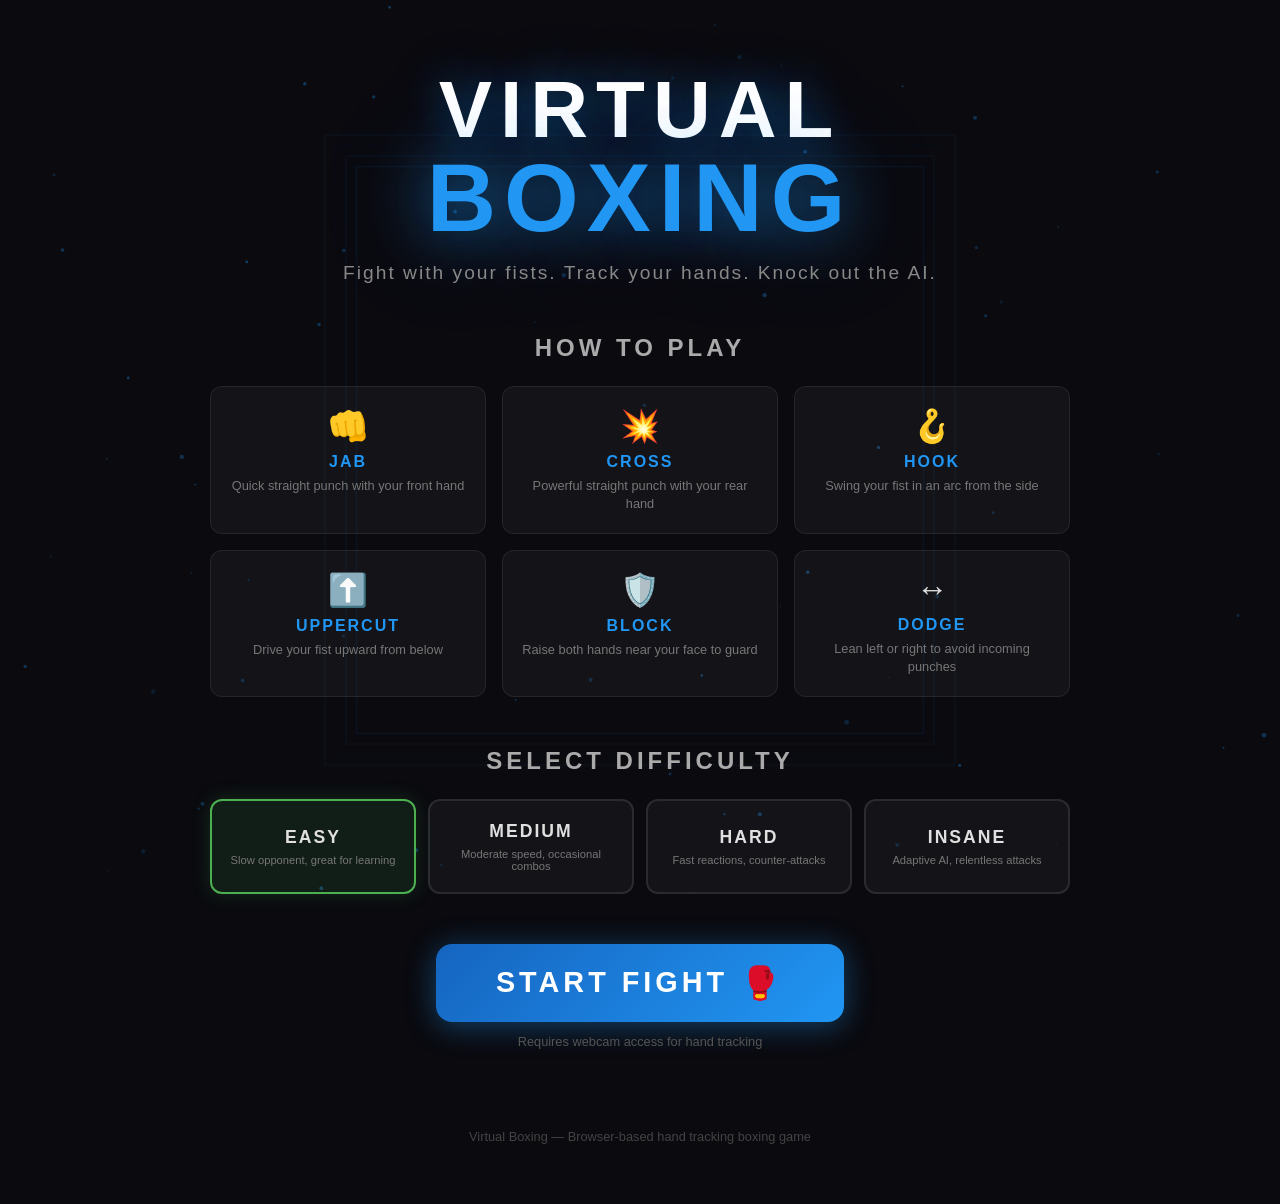
<file: index.html>
<!DOCTYPE html>
<html lang="en">
<head>
  <meta charset="UTF-8">
  <meta name="viewport" content="width=device-width, initial-scale=1.0">
  <title>Virtual Boxing - Hand Tracking Fighter</title>
  <link rel="stylesheet" href="css/style.css">
</head>
<body>
  <canvas id="bg-canvas"></canvas>

  <div class="container">
    <header class="hero">
      <h1 class="title">VIRTUAL<br><span class="title-accent">BOXING</span></h1>
      <p class="subtitle">Fight with your fists. Track your hands. Knock out the AI.</p>
    </header>

    <section class="how-to-play">
      <h2>HOW TO PLAY</h2>
      <div class="instructions-grid">
        <div class="instruction-card">
          <div class="instruction-icon">👊</div>
          <h3>JAB</h3>
          <p>Quick straight punch with your front hand</p>
        </div>
        <div class="instruction-card">
          <div class="instruction-icon">💥</div>
          <h3>CROSS</h3>
          <p>Powerful straight punch with your rear hand</p>
        </div>
        <div class="instruction-card">
          <div class="instruction-icon">🪝</div>
          <h3>HOOK</h3>
          <p>Swing your fist in an arc from the side</p>
        </div>
        <div class="instruction-card">
          <div class="instruction-icon">⬆️</div>
          <h3>UPPERCUT</h3>
          <p>Drive your fist upward from below</p>
        </div>
        <div class="instruction-card">
          <div class="instruction-icon">🛡️</div>
          <h3>BLOCK</h3>
          <p>Raise both hands near your face to guard</p>
        </div>
        <div class="instruction-card">
          <div class="instruction-icon">↔️</div>
          <h3>DODGE</h3>
          <p>Lean left or right to avoid incoming punches</p>
        </div>
      </div>
    </section>

    <section class="difficulty-section">
      <h2>SELECT DIFFICULTY</h2>
      <div class="difficulty-grid">
        <button class="difficulty-btn selected" data-difficulty="easy">
          <span class="diff-label">EASY</span>
          <span class="diff-desc">Slow opponent, great for learning</span>
        </button>
        <button class="difficulty-btn" data-difficulty="medium">
          <span class="diff-label">MEDIUM</span>
          <span class="diff-desc">Moderate speed, occasional combos</span>
        </button>
        <button class="difficulty-btn" data-difficulty="hard">
          <span class="diff-label">HARD</span>
          <span class="diff-desc">Fast reactions, counter-attacks</span>
        </button>
        <button class="difficulty-btn" data-difficulty="insane">
          <span class="diff-label">INSANE</span>
          <span class="diff-desc">Adaptive AI, relentless attacks</span>
        </button>
      </div>
    </section>

    <section class="start-section">
      <button class="start-btn" id="start-btn">
        <span class="start-text">START FIGHT</span>
        <span class="start-icon">🥊</span>
      </button>
      <p class="camera-note">Requires webcam access for hand tracking</p>
    </section>

    <footer class="footer">
      <p>Virtual Boxing &mdash; Browser-based hand tracking boxing game</p>
    </footer>
  </div>

  <script src="js/main.js"></script>
</body>
</html>
</file>
<file: css/style.css>
/* ============================================
   Virtual Boxing - Home Page Styles
   ============================================ */

* {
  margin: 0;
  padding: 0;
  box-sizing: border-box;
}

body {
  font-family: 'Segoe UI', Tahoma, Geneva, Verdana, sans-serif;
  background: #0a0a0f;
  color: #e0e0e0;
  min-height: 100vh;
  overflow-x: hidden;
}

#bg-canvas {
  position: fixed;
  top: 0;
  left: 0;
  width: 100%;
  height: 100%;
  z-index: 0;
  pointer-events: none;
}

.container {
  position: relative;
  z-index: 1;
  max-width: 900px;
  margin: 0 auto;
  padding: 40px 20px;
}

/* Hero / Title */
.hero {
  text-align: center;
  margin-bottom: 50px;
  padding-top: 30px;
}

.title {
  font-size: 5rem;
  font-weight: 900;
  letter-spacing: 8px;
  line-height: 1;
  color: #ffffff;
  text-shadow: 0 0 40px rgba(33, 150, 243, 0.5), 0 0 80px rgba(33, 150, 243, 0.2);
  animation: titlePulse 3s ease-in-out infinite;
}

.title-accent {
  color: #2196F3;
  font-size: 6rem;
  text-shadow: 0 0 60px rgba(33, 150, 243, 0.7), 0 0 120px rgba(33, 150, 243, 0.3);
}

@keyframes titlePulse {
  0%, 100% { text-shadow: 0 0 40px rgba(33, 150, 243, 0.5), 0 0 80px rgba(33, 150, 243, 0.2); }
  50% { text-shadow: 0 0 60px rgba(33, 150, 243, 0.8), 0 0 120px rgba(33, 150, 243, 0.4); }
}

.subtitle {
  font-size: 1.2rem;
  color: #888;
  margin-top: 16px;
  letter-spacing: 2px;
}

/* How to Play */
.how-to-play {
  margin-bottom: 50px;
}

.how-to-play h2,
.difficulty-section h2 {
  text-align: center;
  font-size: 1.5rem;
  letter-spacing: 4px;
  color: #aaa;
  margin-bottom: 24px;
}

.instructions-grid {
  display: grid;
  grid-template-columns: repeat(3, 1fr);
  gap: 16px;
}

.instruction-card {
  background: rgba(255, 255, 255, 0.04);
  border: 1px solid rgba(255, 255, 255, 0.08);
  border-radius: 12px;
  padding: 20px 16px;
  text-align: center;
  transition: transform 0.2s, border-color 0.2s;
}

.instruction-card:hover {
  transform: translateY(-4px);
  border-color: rgba(33, 150, 243, 0.3);
}

.instruction-icon {
  font-size: 2rem;
  margin-bottom: 8px;
}

.instruction-card h3 {
  font-size: 1rem;
  color: #2196F3;
  margin-bottom: 6px;
  letter-spacing: 2px;
}

.instruction-card p {
  font-size: 0.8rem;
  color: #777;
  line-height: 1.4;
}

/* Difficulty Selection */
.difficulty-section {
  margin-bottom: 50px;
}

.difficulty-grid {
  display: grid;
  grid-template-columns: repeat(4, 1fr);
  gap: 12px;
}

.difficulty-btn {
  background: rgba(255, 255, 255, 0.04);
  border: 2px solid rgba(255, 255, 255, 0.1);
  border-radius: 12px;
  padding: 20px 12px;
  cursor: pointer;
  transition: all 0.25s;
  text-align: center;
  color: #e0e0e0;
}

.difficulty-btn:hover {
  background: rgba(255, 255, 255, 0.08);
  transform: translateY(-2px);
}

.difficulty-btn.selected {
  border-color: #2196F3;
  background: rgba(33, 150, 243, 0.12);
  box-shadow: 0 0 20px rgba(33, 150, 243, 0.2);
}

.difficulty-btn[data-difficulty="easy"].selected {
  border-color: #4CAF50;
  background: rgba(76, 175, 80, 0.12);
  box-shadow: 0 0 20px rgba(76, 175, 80, 0.2);
}

.difficulty-btn[data-difficulty="medium"].selected {
  border-color: #FF9800;
  background: rgba(255, 152, 0, 0.12);
  box-shadow: 0 0 20px rgba(255, 152, 0, 0.2);
}

.difficulty-btn[data-difficulty="hard"].selected {
  border-color: #F44336;
  background: rgba(244, 67, 54, 0.12);
  box-shadow: 0 0 20px rgba(244, 67, 54, 0.2);
}

.difficulty-btn[data-difficulty="insane"].selected {
  border-color: #9C27B0;
  background: rgba(156, 39, 176, 0.12);
  box-shadow: 0 0 20px rgba(156, 39, 176, 0.2);
}

.diff-label {
  display: block;
  font-size: 1.1rem;
  font-weight: 700;
  letter-spacing: 2px;
  margin-bottom: 6px;
}

.diff-desc {
  display: block;
  font-size: 0.7rem;
  color: #777;
}

/* Start Button */
.start-section {
  text-align: center;
  margin-bottom: 60px;
}

.start-btn {
  display: inline-flex;
  align-items: center;
  gap: 12px;
  background: linear-gradient(135deg, #1565C0, #2196F3);
  border: none;
  border-radius: 16px;
  padding: 20px 60px;
  font-size: 1.8rem;
  font-weight: 800;
  color: white;
  letter-spacing: 4px;
  cursor: pointer;
  transition: all 0.3s;
  box-shadow: 0 4px 30px rgba(33, 150, 243, 0.4);
  animation: btnGlow 2s ease-in-out infinite;
}

.start-btn:hover {
  transform: translateY(-3px) scale(1.03);
  box-shadow: 0 8px 40px rgba(33, 150, 243, 0.6);
}

.start-btn:active {
  transform: translateY(0) scale(0.98);
}

@keyframes btnGlow {
  0%, 100% { box-shadow: 0 4px 30px rgba(33, 150, 243, 0.4); }
  50% { box-shadow: 0 4px 50px rgba(33, 150, 243, 0.6); }
}

.start-icon {
  font-size: 2rem;
}

.camera-note {
  margin-top: 12px;
  font-size: 0.8rem;
  color: #555;
}

/* Footer */
.footer {
  text-align: center;
  padding: 20px;
  color: #444;
  font-size: 0.8rem;
}

/* Responsive */
@media (max-width: 700px) {
  .title { font-size: 3rem; }
  .title-accent { font-size: 3.8rem; }
  .instructions-grid { grid-template-columns: repeat(2, 1fr); }
  .difficulty-grid { grid-template-columns: repeat(2, 1fr); }
  .start-btn { font-size: 1.3rem; padding: 16px 40px; }
}

@media (max-width: 420px) {
  .instructions-grid { grid-template-columns: 1fr; }
  .difficulty-grid { grid-template-columns: 1fr; }
}
</file>
